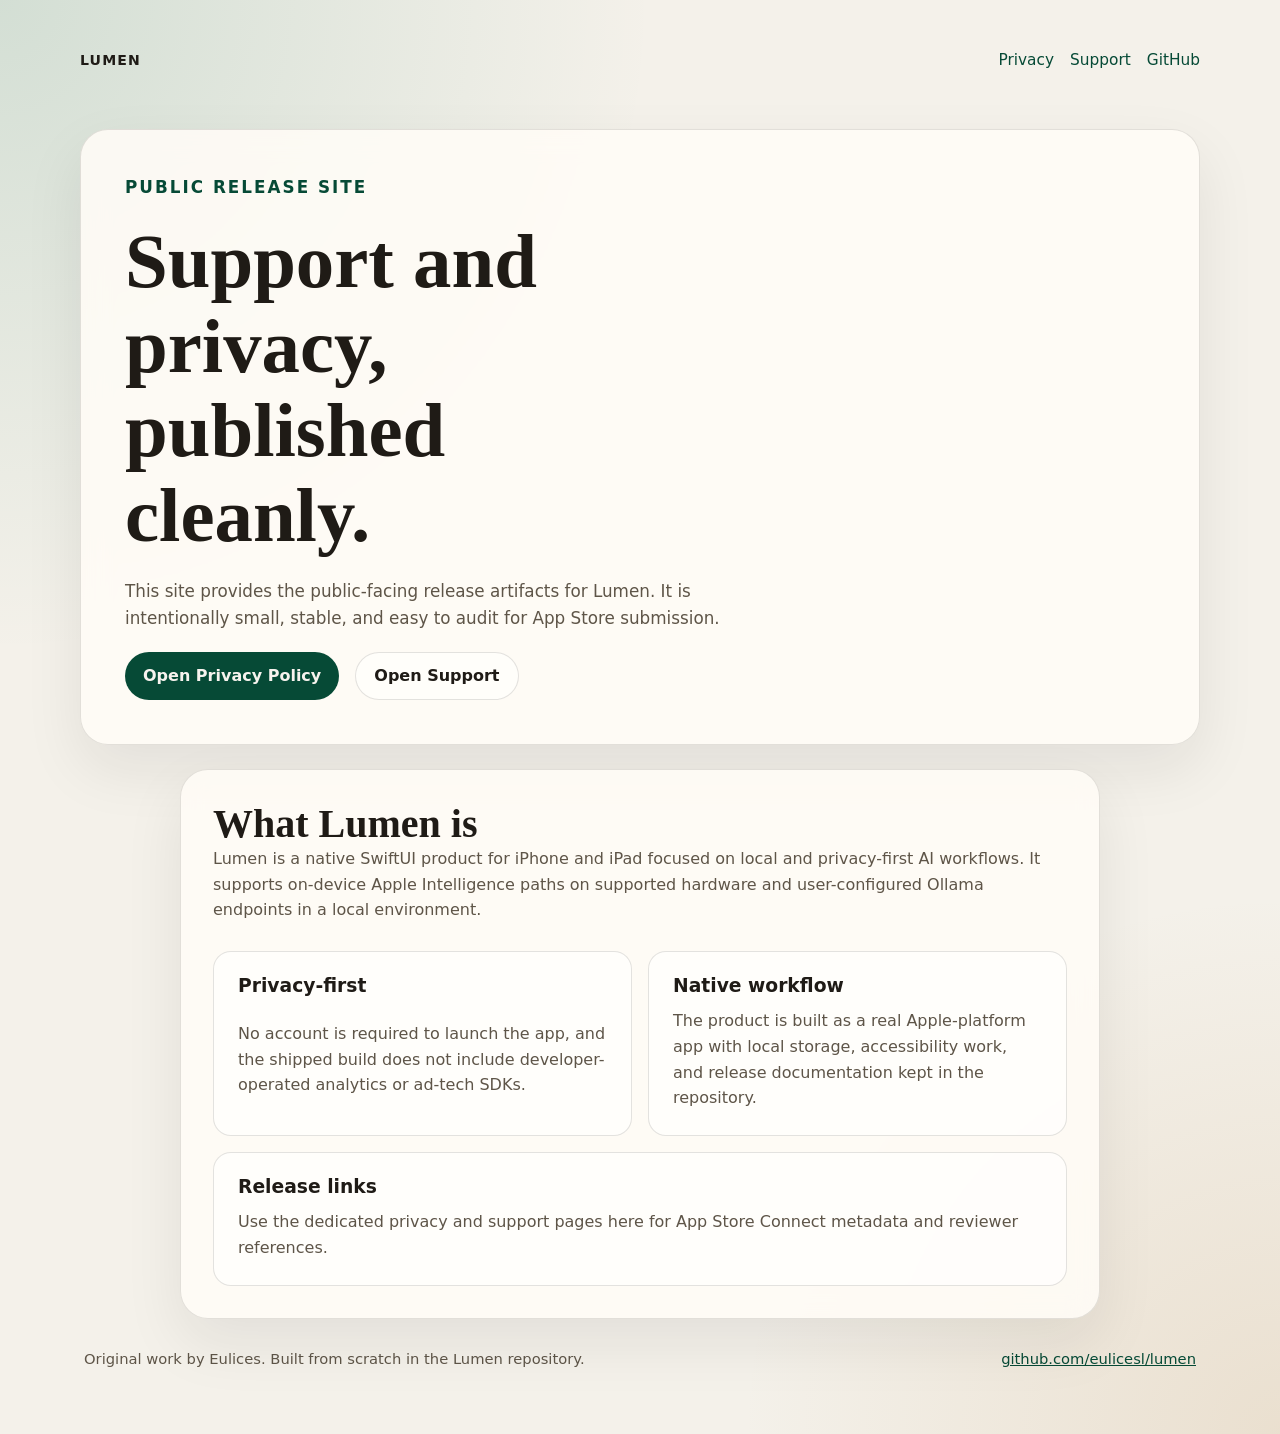
<file: site/index.html>
<!DOCTYPE html>
<html lang="en">
  <head>
    <meta charset="utf-8" />
    <meta name="viewport" content="width=device-width, initial-scale=1" />
    <title>Lumen Public Release Site</title>
    <meta
      name="description"
      content="Public support and privacy pages for Lumen, a privacy-first native AI assistant for Apple devices."
    />
    <link rel="icon" href="./assets/favicon.svg" type="image/svg+xml" />
    <link rel="stylesheet" href="./assets/styles.css" />
  </head>
  <body>
    <div class="shell">
      <header class="masthead">
        <a class="brand" href="./">Lumen</a>
        <nav class="nav" aria-label="Primary">
          <a href="./privacy/">Privacy</a>
          <a href="./support/">Support</a>
          <a href="https://github.com/eulicesl/lumen">GitHub</a>
        </nav>
      </header>

      <main class="stack">
        <section class="hero">
          <p class="eyebrow">Public Release Site</p>
          <h1>Support and privacy, published cleanly.</h1>
          <p>
            This site provides the public-facing release artifacts for Lumen. It is
            intentionally small, stable, and easy to audit for App Store submission.
          </p>
          <div class="cta-row">
            <a class="button" href="./privacy/">Open Privacy Policy</a>
            <a class="button-secondary" href="./support/">Open Support</a>
          </div>
        </section>

        <section class="panel section">
          <h2>What Lumen is</h2>
          <p>
            Lumen is a native SwiftUI product for iPhone and iPad focused on local
            and privacy-first AI workflows. It supports on-device Apple Intelligence
            paths on supported hardware and user-configured Ollama endpoints in a
            local environment.
          </p>
          <div class="card-grid">
            <article class="card">
              <h3>Privacy-first</h3>
              <p>
                No account is required to launch the app, and the shipped build does
                not include developer-operated analytics or ad-tech SDKs.
              </p>
            </article>
            <article class="card">
              <h3>Native workflow</h3>
              <p>
                The product is built as a real Apple-platform app with local storage,
                accessibility work, and release documentation kept in the repository.
              </p>
            </article>
            <article class="card">
              <h3>Release links</h3>
              <p>
                Use the dedicated privacy and support pages here for App Store
                Connect metadata and reviewer references.
              </p>
            </article>
          </div>
        </section>
      </main>

      <footer class="footer">
        <span>Original work by Eulices. Built from scratch in the Lumen repository.</span>
        <span><a href="https://github.com/eulicesl/lumen">github.com/eulicesl/lumen</a></span>
      </footer>
    </div>
  </body>
</html>
</file>
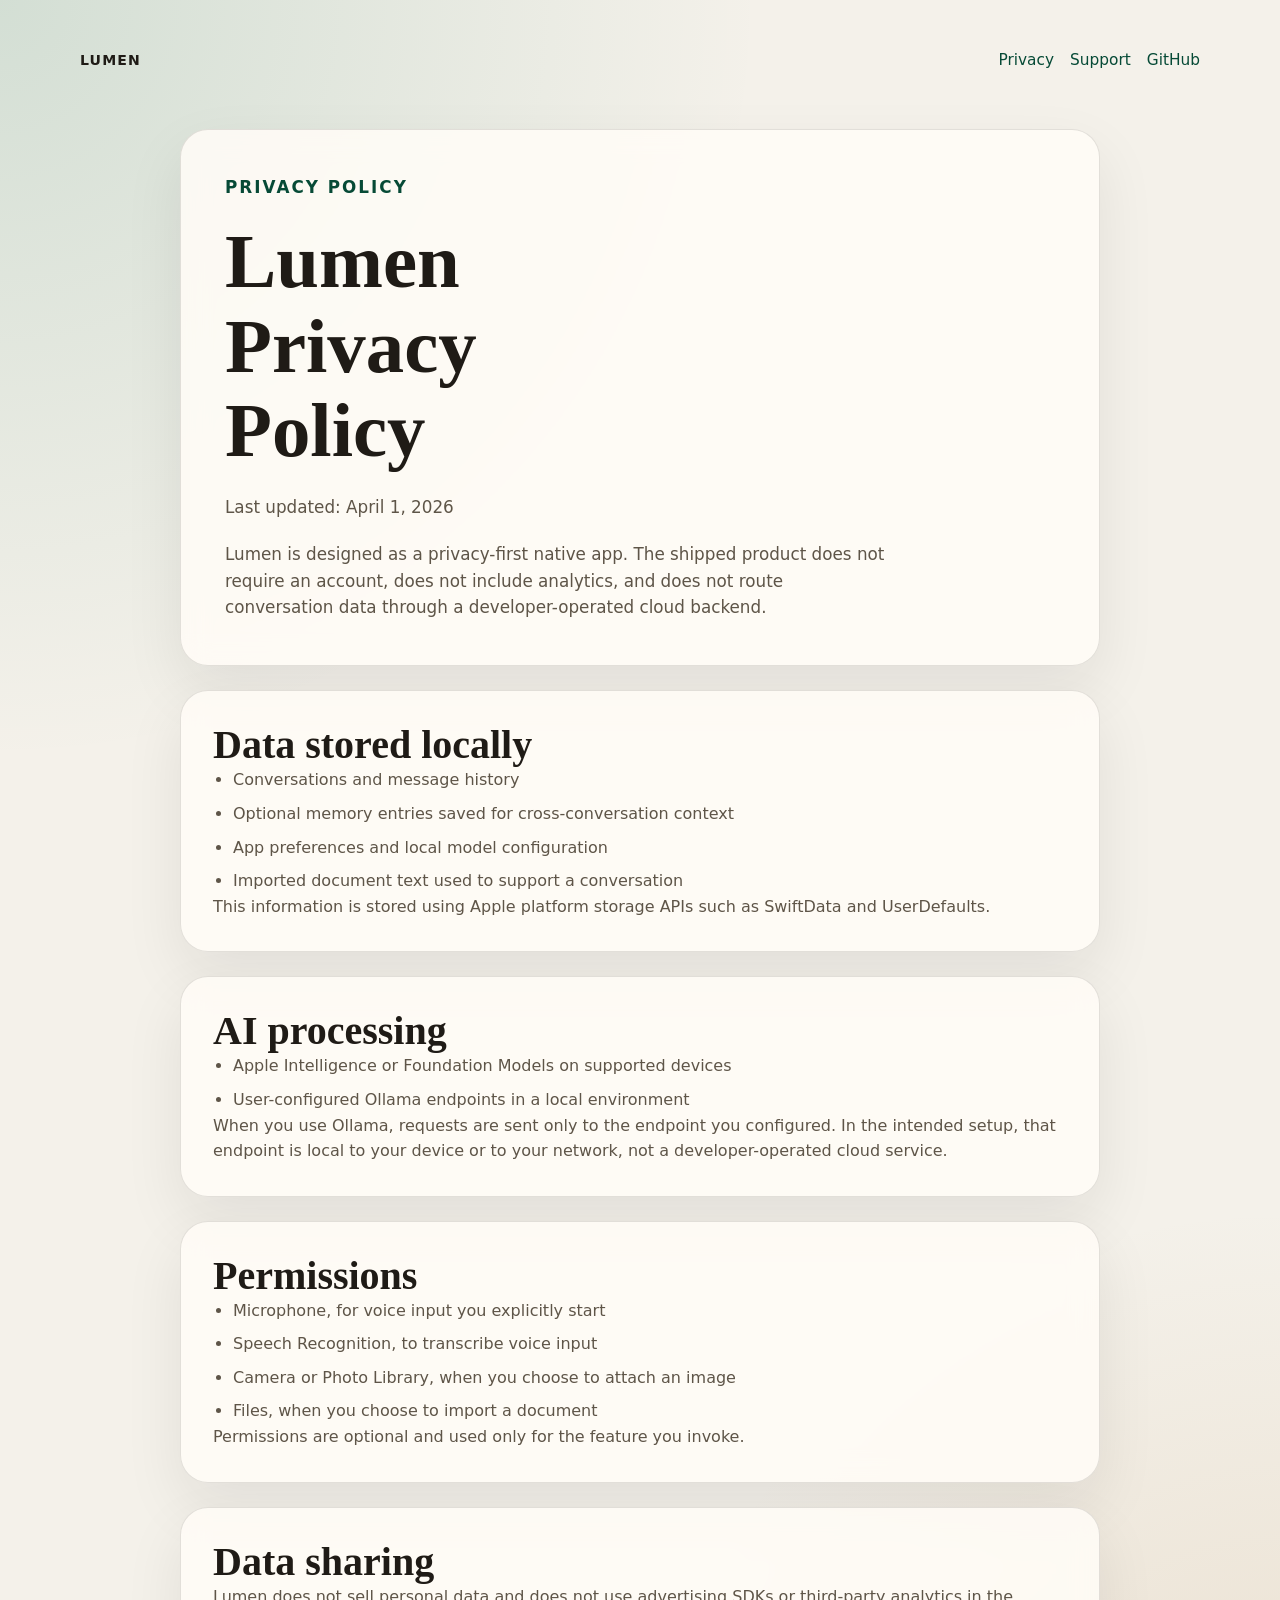
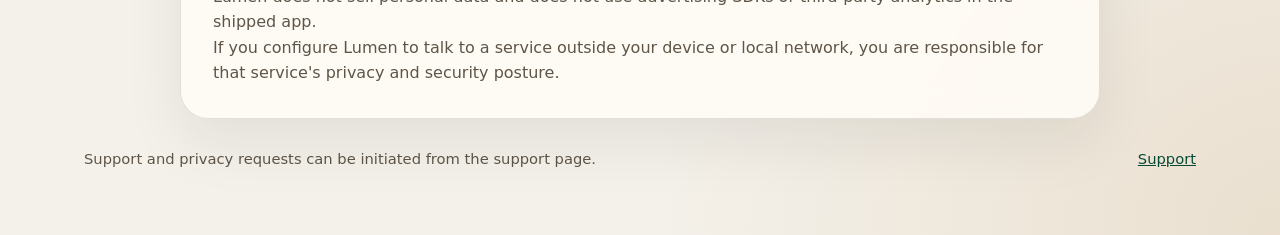
<file: site/privacy/index.html>
<!DOCTYPE html>
<html lang="en">
  <head>
    <meta charset="utf-8" />
    <meta name="viewport" content="width=device-width, initial-scale=1" />
    <title>Lumen Privacy Policy</title>
    <meta
      name="description"
      content="Privacy policy for Lumen, a privacy-first native AI assistant for Apple devices."
    />
    <link rel="icon" href="../assets/favicon.svg" type="image/svg+xml" />
    <link rel="stylesheet" href="../assets/styles.css" />
  </head>
  <body>
    <div class="shell">
      <header class="masthead">
        <a class="brand" href="../">Lumen</a>
        <nav class="nav" aria-label="Primary">
          <a href="../privacy/">Privacy</a>
          <a href="../support/">Support</a>
          <a href="https://github.com/eulicesl/lumen">GitHub</a>
        </nav>
      </header>

      <main class="stack">
        <section class="hero section">
          <p class="eyebrow">Privacy Policy</p>
          <h1>Lumen Privacy Policy</h1>
          <p class="meta">Last updated: April 1, 2026</p>
          <p>
            Lumen is designed as a privacy-first native app. The shipped product
            does not require an account, does not include analytics, and does not
            route conversation data through a developer-operated cloud backend.
          </p>
        </section>

        <section class="panel section">
          <h2>Data stored locally</h2>
          <ul class="list">
            <li>Conversations and message history</li>
            <li>Optional memory entries saved for cross-conversation context</li>
            <li>App preferences and local model configuration</li>
            <li>Imported document text used to support a conversation</li>
          </ul>
          <p>
            This information is stored using Apple platform storage APIs such as
            SwiftData and UserDefaults.
          </p>
        </section>

        <section class="panel section">
          <h2>AI processing</h2>
          <ul class="list">
            <li>Apple Intelligence or Foundation Models on supported devices</li>
            <li>User-configured Ollama endpoints in a local environment</li>
          </ul>
          <p>
            When you use Ollama, requests are sent only to the endpoint you
            configured. In the intended setup, that endpoint is local to your device
            or to your network, not a developer-operated cloud service.
          </p>
        </section>

        <section class="panel section">
          <h2>Permissions</h2>
          <ul class="list">
            <li>Microphone, for voice input you explicitly start</li>
            <li>Speech Recognition, to transcribe voice input</li>
            <li>Camera or Photo Library, when you choose to attach an image</li>
            <li>Files, when you choose to import a document</li>
          </ul>
          <p>Permissions are optional and used only for the feature you invoke.</p>
        </section>

        <section class="panel section">
          <h2>Data sharing</h2>
          <p>
            Lumen does not sell personal data and does not use advertising SDKs or
            third-party analytics in the shipped app.
          </p>
          <p>
            If you configure Lumen to talk to a service outside your device or local
            network, you are responsible for that service's privacy and security
            posture.
          </p>
        </section>
      </main>

      <footer class="footer">
        <span>Support and privacy requests can be initiated from the support page.</span>
        <span><a href="../support/">Support</a></span>
      </footer>
    </div>
  </body>
</html>
</file>
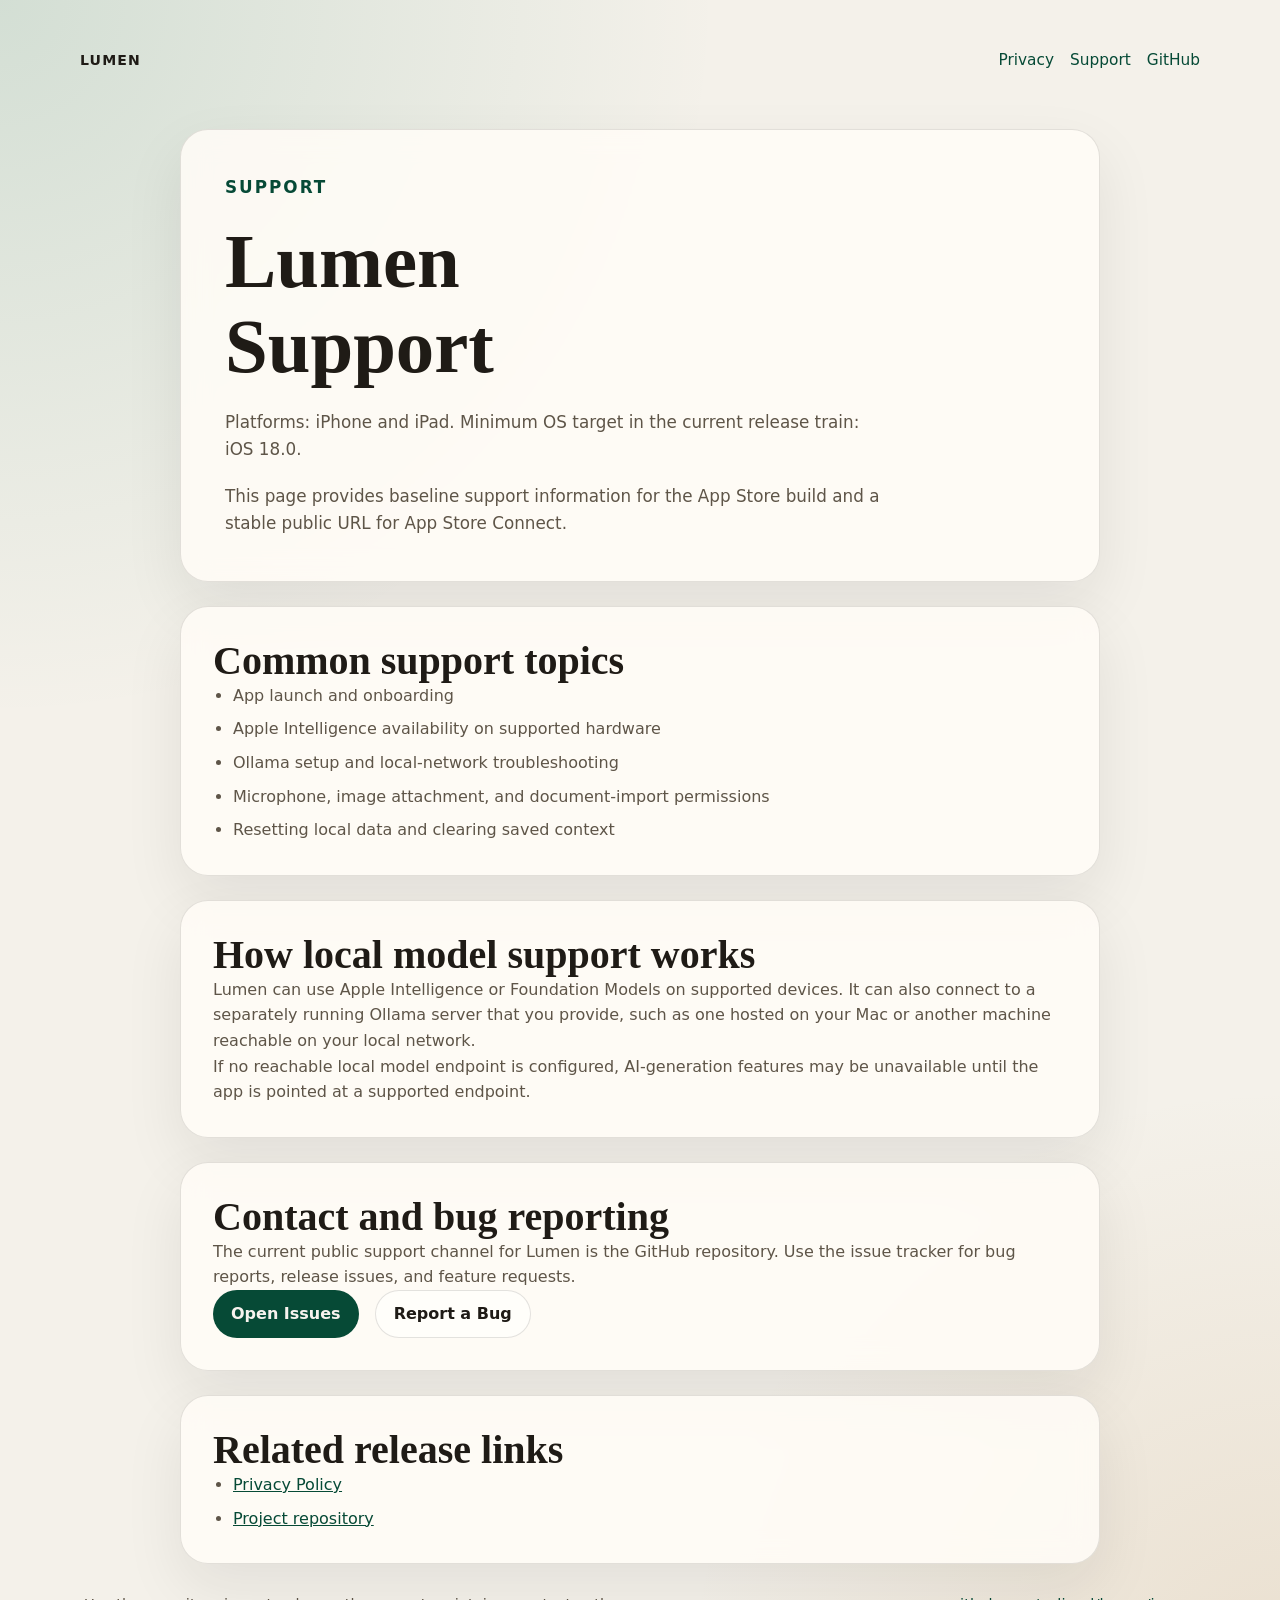
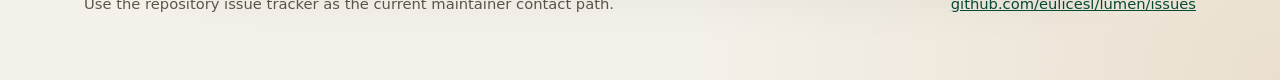
<file: site/support/index.html>
<!DOCTYPE html>
<html lang="en">
  <head>
    <meta charset="utf-8" />
    <meta name="viewport" content="width=device-width, initial-scale=1" />
    <title>Lumen Support</title>
    <meta
      name="description"
      content="Support information for Lumen, including setup notes, troubleshooting guidance, and release links."
    />
    <link rel="icon" href="../assets/favicon.svg" type="image/svg+xml" />
    <link rel="stylesheet" href="../assets/styles.css" />
  </head>
  <body>
    <div class="shell">
      <header class="masthead">
        <a class="brand" href="../">Lumen</a>
        <nav class="nav" aria-label="Primary">
          <a href="../privacy/">Privacy</a>
          <a href="../support/">Support</a>
          <a href="https://github.com/eulicesl/lumen">GitHub</a>
        </nav>
      </header>

      <main class="stack">
        <section class="hero section">
          <p class="eyebrow">Support</p>
          <h1>Lumen Support</h1>
          <p class="meta">Platforms: iPhone and iPad. Minimum OS target in the current release train: iOS 18.0.</p>
          <p>
            This page provides baseline support information for the App Store build
            and a stable public URL for App Store Connect.
          </p>
        </section>

        <section class="panel section">
          <h2>Common support topics</h2>
          <ul class="list">
            <li>App launch and onboarding</li>
            <li>Apple Intelligence availability on supported hardware</li>
            <li>Ollama setup and local-network troubleshooting</li>
            <li>Microphone, image attachment, and document-import permissions</li>
            <li>Resetting local data and clearing saved context</li>
          </ul>
        </section>

        <section class="panel section">
          <h2>How local model support works</h2>
          <p>
            Lumen can use Apple Intelligence or Foundation Models on supported
            devices. It can also connect to a separately running Ollama server that
            you provide, such as one hosted on your Mac or another machine reachable
            on your local network.
          </p>
          <p>
            If no reachable local model endpoint is configured, AI-generation
            features may be unavailable until the app is pointed at a supported
            endpoint.
          </p>
        </section>

        <section class="panel section">
          <h2>Contact and bug reporting</h2>
          <p>
            The current public support channel for Lumen is the GitHub repository.
            Use the issue tracker for bug reports, release issues, and feature
            requests.
          </p>
          <div class="cta-row">
            <a class="button" href="https://github.com/eulicesl/lumen/issues">Open Issues</a>
            <a class="button-secondary" href="https://github.com/eulicesl/lumen/issues/new">Report a Bug</a>
          </div>
        </section>

        <section class="panel section">
          <h2>Related release links</h2>
          <ul class="meta-list">
            <li><a href="../privacy/">Privacy Policy</a></li>
            <li><a href="https://github.com/eulicesl/lumen">Project repository</a></li>
          </ul>
        </section>
      </main>

      <footer class="footer">
        <span>Use the repository issue tracker as the current maintainer contact path.</span>
        <span><a href="https://github.com/eulicesl/lumen/issues">github.com/eulicesl/lumen/issues</a></span>
      </footer>
    </div>
  </body>
</html>
</file>
<file: site/assets/styles.css>
:root {
  color-scheme: light;
  --bg: #f4f1ea;
  --card: rgba(255, 252, 246, 0.88);
  --ink: #1f1b16;
  --muted: #5e5548;
  --line: rgba(31, 27, 22, 0.12);
  --accent: #0b6e4f;
  --accent-strong: #064a36;
  --shadow: 0 24px 60px rgba(31, 27, 22, 0.08);
  --radius-lg: 28px;
  --radius-md: 18px;
  --content: 920px;
  --font-sans: system-ui, -apple-system, "Inter", "Segoe UI", sans-serif;
  --font-serif: "Iowan Old Style", "Palatino Linotype", "Book Antiqua", serif;
}

* {
  box-sizing: border-box;
}

html {
  background:
    radial-gradient(circle at top left, rgba(11, 110, 79, 0.14), transparent 34%),
    radial-gradient(circle at bottom right, rgba(182, 132, 68, 0.16), transparent 28%),
    var(--bg);
}

body {
  margin: 0;
  color: var(--ink);
  font-family: var(--font-sans);
  line-height: 1.6;
}

a {
  color: var(--accent-strong);
}

a:hover {
  color: var(--accent);
}

.shell {
  width: min(calc(100% - 32px), 1120px);
  margin: 0 auto;
  padding: 32px 0 64px;
}

.masthead {
  display: flex;
  justify-content: space-between;
  gap: 20px;
  align-items: center;
  padding: 16px 0 28px;
}

.brand {
  color: inherit;
  text-decoration: none;
  font-weight: 700;
  letter-spacing: 0.08em;
  text-transform: uppercase;
  font-size: 0.88rem;
}

.nav {
  display: flex;
  gap: 16px;
  flex-wrap: wrap;
}

.nav a {
  text-decoration: none;
  font-size: 0.96rem;
}

.hero,
.panel {
  background: var(--card);
  border: 1px solid var(--line);
  border-radius: var(--radius-lg);
  box-shadow: var(--shadow);
  -webkit-backdrop-filter: blur(14px);
  backdrop-filter: blur(14px);
}

.hero {
  padding: 44px;
  display: grid;
  gap: 20px;
}

.eyebrow {
  margin: 0;
  color: var(--accent-strong);
  font-size: 0.86rem;
  font-weight: 700;
  letter-spacing: 0.12em;
  text-transform: uppercase;
}

h1,
h2,
h3 {
  margin: 0;
  line-height: 1.1;
}

h1 {
  font-family: var(--font-serif);
  font-size: clamp(2.4rem, 7vw, 4.8rem);
  max-width: 12ch;
}

h2 {
  font-family: var(--font-serif);
  font-size: clamp(1.7rem, 4vw, 2.5rem);
}

p {
  margin: 0;
  color: var(--muted);
}

.hero p {
  max-width: 62ch;
  font-size: 1.05rem;
}

.cta-row,
.card-grid {
  display: flex;
  gap: 16px;
  flex-wrap: wrap;
}

.button,
.button-secondary {
  display: inline-flex;
  align-items: center;
  justify-content: center;
  min-height: 48px;
  padding: 0 18px;
  border-radius: 999px;
  text-decoration: none;
  font-weight: 600;
  transition: transform 160ms ease, background-color 160ms ease, color 160ms ease;
}

.button {
  background: var(--accent-strong);
  color: #f7f3ee;
}

.button:hover {
  background: var(--accent);
  color: #fff;
  transform: translateY(-1px);
}

.button-secondary {
  color: var(--ink);
  border: 1px solid var(--line);
  background: rgba(255, 255, 255, 0.52);
}

.button-secondary:hover {
  background: rgba(255, 255, 255, 0.9);
  transform: translateY(-1px);
}

.stack {
  display: grid;
  gap: 24px;
  margin-top: 28px;
}

.panel {
  padding: 32px;
}

.card-grid {
  margin-top: 28px;
}

.card {
  flex: 1 1 280px;
  padding: 24px;
  border-radius: var(--radius-md);
  background: rgba(255, 255, 255, 0.62);
  border: 1px solid var(--line);
  display: grid;
  gap: 12px;
}

.list,
.meta-list {
  margin: 0;
  padding-left: 20px;
  color: var(--muted);
}

.meta-list li + li,
.list li + li {
  margin-top: 8px;
}

.section {
  width: min(100%, var(--content));
  margin: 0 auto;
}

.section + .section {
  margin-top: 24px;
}

.stack > .section + .section {
  margin-top: 0;
}

.meta {
  font-size: 0.94rem;
  color: var(--muted);
}

.footer {
  display: flex;
  justify-content: space-between;
  gap: 16px;
  flex-wrap: wrap;
  margin-top: 28px;
  padding: 0 4px;
  color: var(--muted);
  font-size: 0.92rem;
}

code {
  font-family: "SF Mono", "JetBrains Mono", monospace;
  font-size: 0.92em;
}

@media (max-width: 720px) {
  .shell {
    width: min(calc(100% - 20px), 1120px);
    padding-top: 20px;
  }

  .masthead,
  .nav {
    align-items: flex-start;
  }

  .hero,
  .panel {
    padding: 24px;
  }
}
</file>
